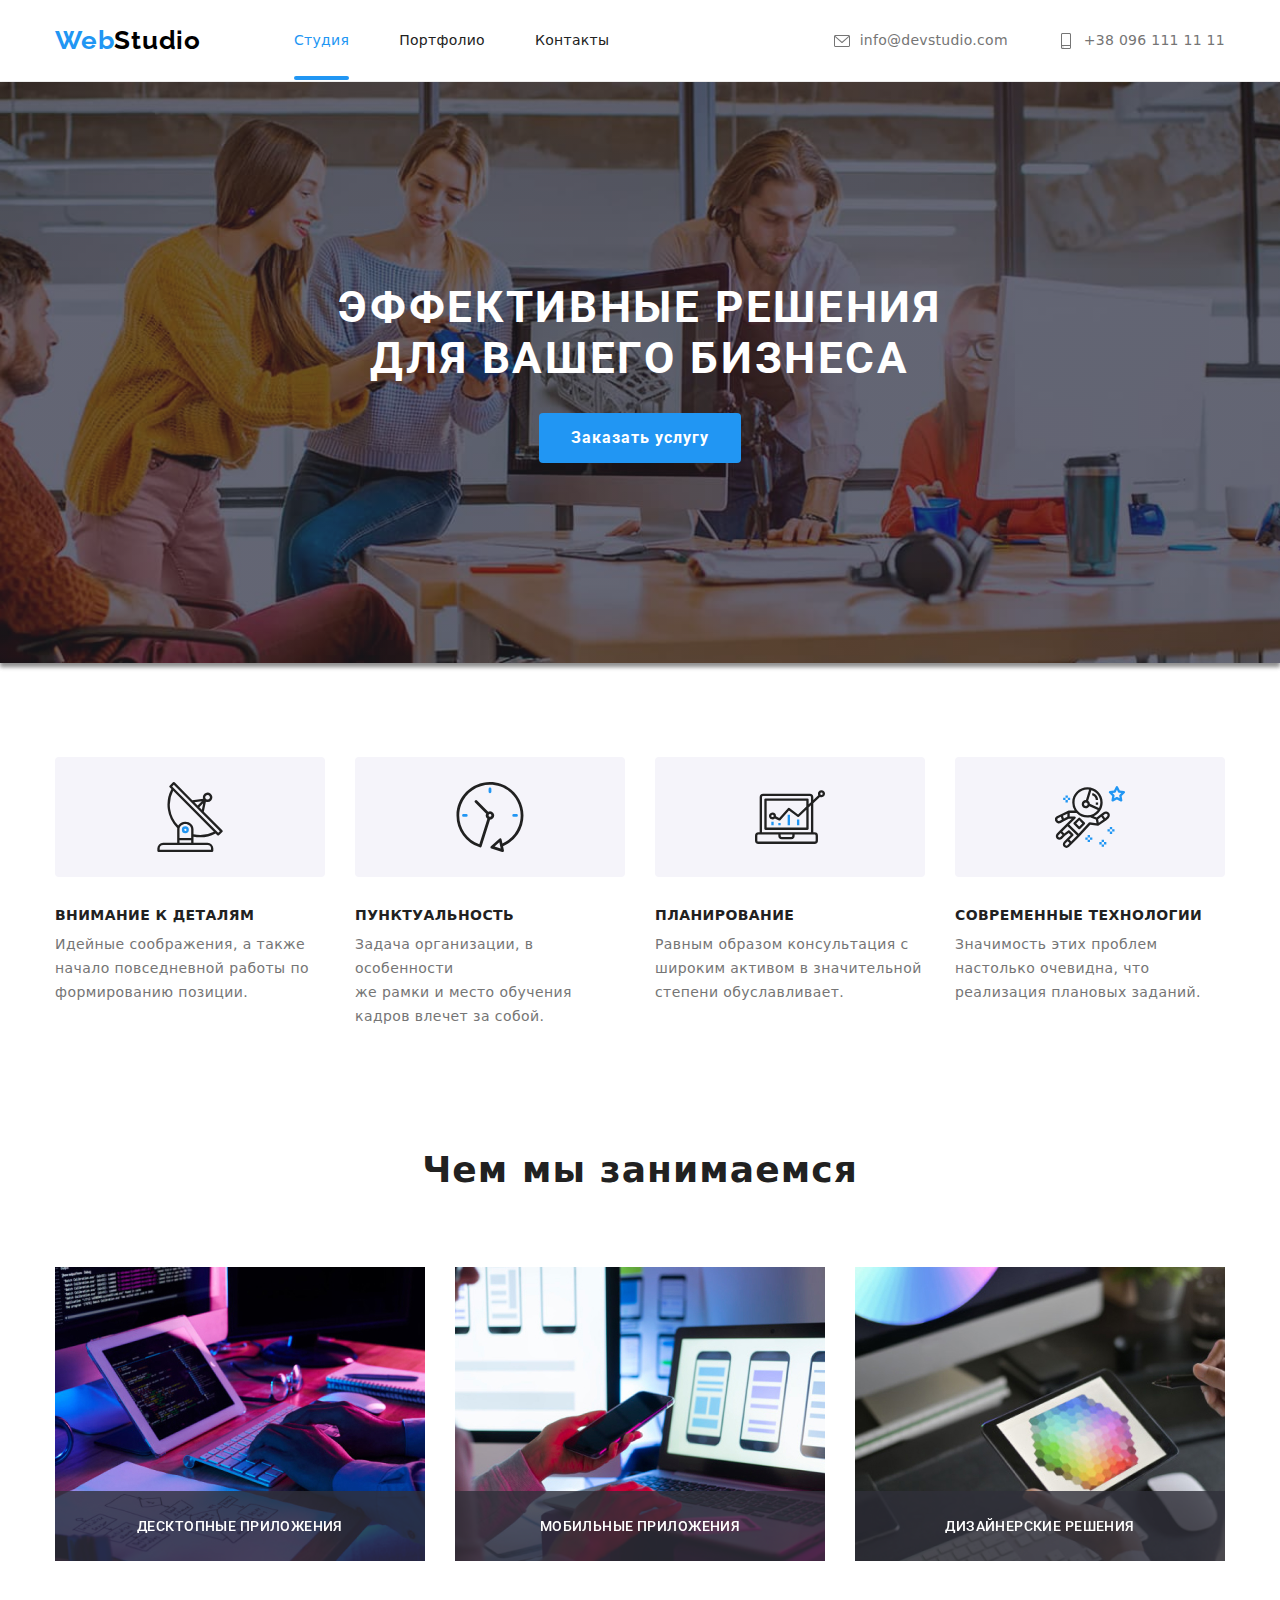
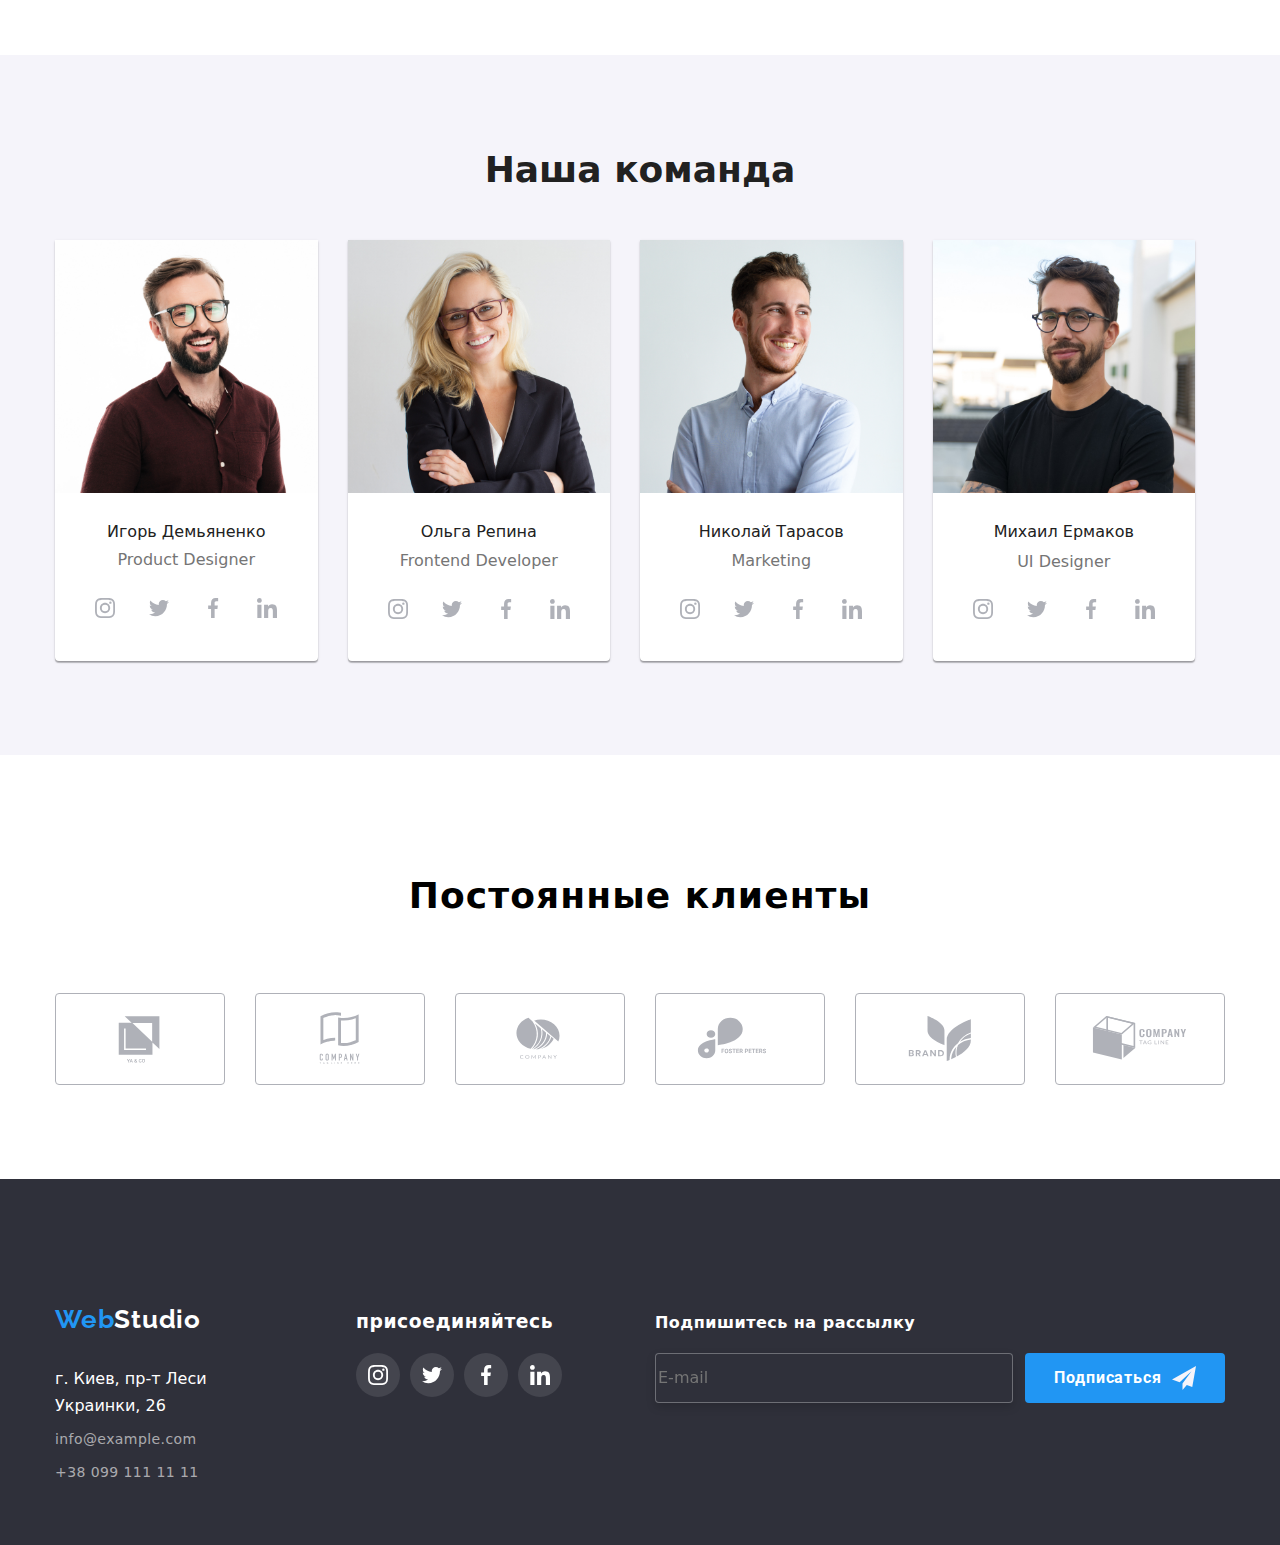
<file: index.html>
<!DOCTYPE html>
<html lang="ru">
  <head>
    <meta charset="UTF-8" />
    <meta http-equiv="X-UA-Compatible" content="IE=edge" />
    <meta name="viewport" content="width=device-width, initial-scale=1.0" />
    <title>Document</title>
    <!--Стили-->
    <link rel="stylesheet" href="./css/style.css" />
    <!--Основные шрифты-->
    <link rel="preconnect" href="https://fonts.googleapis.com" />
    <link rel="preconnect" href="https://fonts.gstatic.com" crossorigin />
    <link
      href="https://fonts.googleapis.com/css2?family=Raleway:wght@700&family=Roboto:wght@400;500;700;900&display=swap"
      rel="stylesheet"
    />
    <link
      rel="stylesheet"
      href="https://cdnjs.cloudflare.com/ajax/libs/modern-normalize/1.1.0/modern-normalize.min.css"
    />
  </head>
  <body>
    <!-- Секция хедер -->
    <header class="header">
      <div class="container header-nav-list">
        <nav class="header-container">
          <a class="header-logo" href="./index.html"
            >Web<span class="logo-studio">Studio</span></a
          >

          <ul class="header-list list">
            <li class="nav-item">
              <a href="./index.html" class="header-item-studio current neon"
                >Студия</a
              >
            </li>
            <li class="nav-item">
              <a
                href="./portfolio.html"
                class="header-item-portfolio"
                target="_blank"
                >Портфолио</a
              >
            </li>
            <li class="nav-item">
              <a href="" class="header-item-contacts">Контакты</a>
            </li>
          </ul>
        </nav>
        <ul class="header-nav list">
          <li class="mail-contacts link">
            <a class="header-mail" href="mailto:info@devstudio.com">
              <svg class="icon-mail" width="16px" height="12px">
                <use href="./images/icons.svg/symbol-defs.svg#mail"></use>
              </svg>
              info@devstudio.com
            </a>
          </li>
          <li class="mail-contacts link">
            <a class="header-phone" href="tel:+380961111111">
              <svg class="icon-phone" width="10px" height="16px">
                <use href="./images/icons.svg/symbol-defs.svg#telefone"></use>
              </svg>
              +38 096 111 11 11</a
            >
          </li>
        </ul>
      </div>
    </header>
    <!-- Уникальный контент -->
    <main class="main">
      <section class="unique-content">
        <div class="container">
          <h1 class="main-logo">
            Эффективные решения<br />
            для вашего бизнеса
          </h1>
          <button class="main-button" type="button" data-modal-open>
            Заказать услугу
          </button>
          <!--  МОДАЛКА    -->
          <div class="backdrop is-hidden" data-modal>
            <div class="modal">
              <button class="close-btn" data-modal-close>
                <svg class="close">
                  <use
                    href="./images/icons.svg/symbol-defs.svg#icon-close"
                  ></use>
                </svg>
              </button>
              <h2 class="modal-title">
                Оставьте свои данные, мы вам перезвоним
              </h2>
              <form class="form-js">
                <div class="modal-js">
                  <label for="name">Имя</label>
                  <input class="box-input" type="text" name="name" id="name" />
                  <svg class="modal-icon">
                    <use href="./images/icons.svg/modal.svg#black-man"></use>
                  </svg>
                </div>
                <div class="modal-js">
                  <label for="phone">Телефон</label>
                  <input class="box-input" type="text" name="name" id="phone" />
                  <svg class="modal-icon">
                    <use href="./images/icons.svg/modal.svg#black-phone"></use>
                  </svg>
                </div>
                <div class="modal-js">
                  <label for="email">Почта</label>
                  <input class="box-input" type="text" name="name" id="email" />
                  <svg class="modal-icon">
                    <use href="./images/icons.svg/modal.svg#black-email"></use>
                  </svg>
                </div>
                <div class="modal-js">
                  <label for="box-input-coment">Коментарий</label>
                  <textarea
                    class="box-input-coment"
                    name="coment"
                    id="box-input-coment"
                    placeholder="Введите текст"
                  ></textarea>
                </div>
                <div class="modal-js">
                  <label class="checkbox__label">
                    <input class="checkbox visualitty-hidden" type="checkbox" />
                    <span class="custom-checkbox">
                      <svg class="custom-checkbox-icon">
                        <use
                          href="./images/icons.svg/modal.svg#checkmark"
                        ></use>
                      </svg>
                    </span>
                    <span class="text-modal"
                      >Соглашаюсь с рассылкой и принимаю</span
                    >
                    <a class="modal-link" href=""> Условия договора </a>
                  </label>
                </div>
              </form>
              <form action="./index.html">
                <button class="send" type="submit">Отправить</button>
              </form>
            </div>
          </div>
          <!--========================-->
        </div>
      </section>

      <section class="hero">
        <div class="container">
          <ul class="hero-list list">
            <li class="hero-item">
              <div class="hero-item-logo">
                <svg class="item-logo-svg">
                  <use href="./images/icons.svg/symbol-defs.svg#antenna"></use>
                </svg>
              </div>
              <h3 class="hero-title">Внимание к деталям</h3>
              <p class="upper-title">
                Идейные соображения, а также <br />
                начало повседневной работы по формированию позиции.
              </p>
            </li>

            <li class="hero-item clock">
              <div class="hero-item-logo">
                <svg class="item-logo-svg">
                  <use href="./images/icons.svg/symbol-defs.svg#clock-1"></use>
                </svg>
              </div>
              <h3 class="hero-title">Пунктуальность</h3>
              <p class="upper-title">
                Задача организации, в особенности<br />
                же рамки и место обучения кадров влечет за собой.
              </p>
            </li>

            <li class="hero-item noute">
              <div class="hero-item-logo">
                <svg class="item-logo-svg">
                  <use href="./images/icons.svg/symbol-defs.svg#noute"></use>
                </svg>
              </div>
              <h3 class="hero-title">Планирование</h3>
              <p class="upper-title">
                Равным образом консультация с широким активом в значительной
                степени обуславливает.
              </p>
            </li>

            <li class="hero-item cosmo">
              <div class="hero-item-logo">
                <svg class="item-logo-svg">
                  <use href="./images/icons.svg/symbol-defs.svg#cosmo"></use>
                </svg>
              </div>
              <h3 class="hero-title">Современные технологии</h3>
              <p class="upper-title">
                Значимость этих проблем настолько очевидна, что реализация
                плановых заданий.
              </p>
            </li>
          </ul>
        </div>
      </section>
      <section class="study">
        <div class="container">
          <h2 class="study-title" lang="ru">Чем мы занимаемся</h2>
          <ul class="study-list list">
            <li class="picture-item">
              <img
                class="study-item-image"
                src="./images/image-1.jpg"
                alt="image1"
                width="370"
                height="294"
              />
              <div class="box-1">
                <h3 class="tittle-work">Десктопные приложения</h3>
              </div>
            </li>
            <li class="picture-item">
              <img
                class="study-item-image"
                src="./images/image-2.jpg"
                alt="image2"
                width="370"
                height="294"
              />
              <div class="box-1">
                <h3 class="tittle-work">Мобильные приложения</h3>
              </div>
            </li>
            <li class="picture-item">
              <img
                class="study-item-image"
                src="./images/image-3.jpg"
                alt="image3"
                width="370"
                height="294"
              />
              <div class="box-1">
                <h3 class="tittle-work">Дизайнерские решения</h3>
              </div>
            </li>
          </ul>
        </div>
      </section>

      <!-- Секци наша команда-->
      <section class="about">
        <div class="container">
          <h2 class="about-text" lang="ru">Наша команда</h2>
          <ul class="about-list list">
            <li class="about-item">
              <img
                class="about-imag1 icons"
                src="./images/imges-1.jpg"
                alt="Игорь Демьяненко"
                width="270"
                height="260"
              />

              <div class="about-product">
                <h3 class="about-title-igor" lang="ru">Игорь Демьяненко</h3>
                <p class="about-upper-product">Product Designer</p>
                <ul class="soc-sety">
                  <li class="team-icon">
                    <a class="team-link-icon" href="" aria-label="instagram">
                      <svg class="svg-icon">
                        <use
                          href="./images/icons.svg/symbol-defs.svg#instagram"
                        ></use>
                      </svg>
                    </a>
                  </li>
                  <li class="team-icon">
                    <a class="team-link-icon" href="" aria-label="twitter">
                      <svg class="svg-icon">
                        <use
                          href="./images/icons.svg/symbol-defs.svg#twitter"
                        ></use>
                      </svg>
                    </a>
                  </li>
                  <li class="team-icon">
                    <a class="team-link-icon" href="" aria-label="facebook">
                      <svg class="svg-icon">
                        <use
                          href="./images/icons.svg/symbol-defs.svg#facebook"
                        ></use>
                      </svg>
                    </a>
                  </li>
                  <li class="team-icon">
                    <a class="team-link-icon" href="" aria-label="linkedin">
                      <svg class="svg-icon">
                        <use
                          href="./images/icons.svg/symbol-defs.svg#linkedin"
                        ></use>
                      </svg>
                    </a>
                  </li>
                </ul>
              </div>
            </li>

            <li class="about-item">
              <img
                class="about-imag2"
                src="./images/imges-2.jpg"
                alt="Ольга Репина"
                width="270"
                height="260"
              />
              <div class="about-product">
                <h3 class="about-title-olga" lang="ru">Ольга Репина</h3>
                <p class="about-upper-fronted">Frontend Developer</p>
                <ul class="soc-sety">
                  <li class="team-icon">
                    <a class="team-link-icon" href="" aria-label="instagram">
                      <svg class="svg-icon">
                        <use
                          href="./images/icons.svg/symbol-defs.svg#instagram"
                        ></use>
                      </svg>
                    </a>
                  </li>
                  <li class="team-icon">
                    <a class="team-link-icon" href="" aria-label="twitter">
                      <svg class="svg-icon">
                        <use
                          href="./images/icons.svg/symbol-defs.svg#twitter"
                        ></use>
                      </svg>
                    </a>
                  </li>
                  <li class="team-icon">
                    <a class="team-link-icon" href="" aria-label="facebook">
                      <svg class="svg-icon">
                        <use
                          href="./images/icons.svg/symbol-defs.svg#facebook"
                        ></use>
                      </svg>
                    </a>
                  </li>
                  <li class="team-icon">
                    <a class="team-link-icon" href="" aria-label="linkedin">
                      <svg class="svg-icon">
                        <use
                          href="./images/icons.svg/symbol-defs.svg#linkedin"
                        ></use>
                      </svg>
                    </a>
                  </li>
                </ul>
              </div>
            </li>

            <li class="about-item">
              <img
                class="about-imag3"
                src="./images/imges-3.jpg"
                alt="Николай Тарасов"
                width="270"
                height="260"
              />
              <div class="about-product">
                <h3 class="about-title-nicolay" lang="ru">Николай Тарасов</h3>
                <p class="about-upper-marketing">Marketing</p>
                <ul class="soc-sety">
                  <li class="team-icon">
                    <a class="team-link-icon" href="" aria-label="instagram">
                      <svg class="svg-icon">
                        <use
                          href="./images/icons.svg/symbol-defs.svg#instagram"
                        ></use>
                      </svg>
                    </a>
                  </li>
                  <li class="team-icon">
                    <a class="team-link-icon" href="" aria-label="twitter">
                      <svg class="svg-icon">
                        <use
                          href="./images/icons.svg/symbol-defs.svg#twitter"
                        ></use>
                      </svg>
                    </a>
                  </li>
                  <li class="team-icon">
                    <a class="team-link-icon" href="" aria-label="facebook">
                      <svg class="svg-icon">
                        <use
                          href="./images/icons.svg/symbol-defs.svg#facebook"
                        ></use>
                      </svg>
                    </a>
                  </li>
                  <li class="team-icon">
                    <a class="team-link-icon" href="" aria-label="linkedin">
                      <svg class="svg-icon">
                        <use
                          href="./images/icons.svg/symbol-defs.svg#linkedin"
                        ></use>
                      </svg>
                    </a>
                  </li>
                </ul>
              </div>
            </li>

            <li class="about-item">
              <img
                class="about-imag4"
                src="./images/imges-4.jpg"
                alt="Михаил Ермаков"
                width="270"
                height="260"
              />
              <div class="about-product">
                <h3 class="about-title-mihail" lang="ru">Михаил Ермаков</h3>
                <p class="about-upper">UI Designer</p>
                <ul class="soc-sety">
                  <li class="team-icon">
                    <a class="team-link-icon" href="" aria-label="instagram">
                      <svg class="svg-icon">
                        <use
                          href="./images/icons.svg/symbol-defs.svg#instagram"
                        ></use>
                      </svg>
                    </a>
                  </li>
                  <li class="team-icon">
                    <a class="team-link-icon" href="" aria-label="twitter">
                      <svg class="svg-icon">
                        <use
                          href="./images/icons.svg/symbol-defs.svg#twitter"
                        ></use>
                      </svg>
                    </a>
                  </li>
                  <li class="team-icon">
                    <a class="team-link-icon" href="" aria-label="facebook">
                      <svg class="svg-icon">
                        <use
                          href="./images/icons.svg/symbol-defs.svg#facebook"
                        ></use>
                      </svg>
                    </a>
                  </li>
                  <li class="team-icon">
                    <a class="team-link-icon" href="" aria-label="linkedin">
                      <svg class="svg-icon">
                        <use
                          href="./images/icons.svg/symbol-defs.svg#linkedin"
                        ></use>
                      </svg>
                    </a>
                  </li>
                </ul>
              </div>
            </li>
          </ul>
        </div>
      </section>
    </main>
    <!-- Секция наши клиенты -->
    <section class="clients">
      <div class="container">
        <h2 class="most-client">Постоянные клиенты</h2>
        <ul class="all-client">
          <li class="client">
            <a class="client-link" href="" aria-label="client-1">
              <svg class="client-icon">
                <use href="./images/icons.svg/symbol-defs.svg#client-1"></use>
              </svg>
            </a>
          </li>
          <li class="client">
            <a class="client-link" href="" aria-label="client-2">
              <svg class="client-icon">
                <use href="./images/icons.svg/symbol-defs.svg#client-2"></use>
              </svg>
            </a>
          </li>
          <li class="client">
            <a class="client-link" href="" aria-label="client-3">
              <svg class="client-icon">
                <use href="./images/icons.svg/symbol-defs.svg#client-3"></use>
              </svg>
            </a>
          </li>
          <li class="client">
            <a class="client-link" href="" aria-label="client-4">
              <svg class="client-icon">
                <use href="./images/icons.svg/symbol-defs.svg#client-4"></use>
              </svg>
            </a>
          </li>
          <li class="client">
            <a class="client-link" href="" aria-label="client-5">
              <svg class="client-icon">
                <use href="./images/icons.svg/symbol-defs.svg#client-5"></use>
              </svg>
            </a>
          </li>
          <li class="client">
            <a class="client-link" href="" aria-label="client-6">
              <svg class="client-icon">
                <use href="./images/icons.svg/symbol-defs.svg#client-6"></use>
              </svg>
            </a>
          </li>
        </ul>
      </div>
    </section>
    <!-- Секция контакты -->

    <footer class="footer-container">
      <div class="container adress-footer">
        <div class="conteyner-footer">
          <a class="footer-logo" href="./index.html"
            >Web<span class="logo-studio-footer">Studio</span></a
          >
          <address class="address">г. Киев, пр-т Леси Украинки, 26</address>
          <ul class="footer-list list">
            <li class="footer-adress">
              <a class="footer-item" href="mailto:info@example.com"
                >info@example.com</a
              >
            </li>
            <li class="footer-list list">
              <a class="footer-item" href="tel:+380991111111"
                >+38 099 111 11 11</a
              >
            </li>
          </ul>
        </div>
        <div class="sety-come">
          <h3 class="commen">присоединяйтесь</h3>
          <ul class="sety">
            <li class="sety-social">
              <a class="social-all" href="" aria-label="instogram">
                <svg class="svg-icon-come">
                  <use
                    href="./images/icons.svg/symbol-defs.svg#instagram-logo"
                  ></use>
                </svg>
              </a>
            </li>
            <li class="sety-social">
              <a class="social-all" href="" aria-label="twitter">
                <svg class="svg-icon-come">
                  <use
                    href="./images/icons.svg/symbol-defs.svg#twitter-logo"
                  ></use>
                </svg>
              </a>
            </li>
            <li class="sety-social">
              <a class="social-all" href="" aria-label="facebook">
                <svg class="svg-icon-come">
                  <use
                    href="./images/icons.svg/symbol-defs.svg#facebook-logo"
                  ></use>
                </svg>
              </a>
            </li>
            <li class="sety-social">
              <a class="social-all" href="" aria-label="IN">
                <svg class="svg-icon-come">
                  <use
                    href="./images/icons.svg/symbol-defs.svg#linkedin-logo"
                  ></use>
                </svg>
              </a>
            </li>
          </ul>
        </div>
        <form class="form-masenger">
          <label class="masenger" for="label-masenger"
            >Подпишитесь на рассылку
            <input
              class="label-masenger"
              id="label-masenger"
              placeholder="E-mail"
              type="text"
            />
          </label>
          <button class="masenger-send">
            <span class="masenger-send-go">Подписаться</span>
            <svg class="send-icon">
              <use href="./images/icons.svg/modal.svg#icon-send-1"></use>
            </svg>
          </button>
        </form>
      </div>
    </footer>
    <script src="./JS/modal.js"></script>
  </body>
</html>
</file>
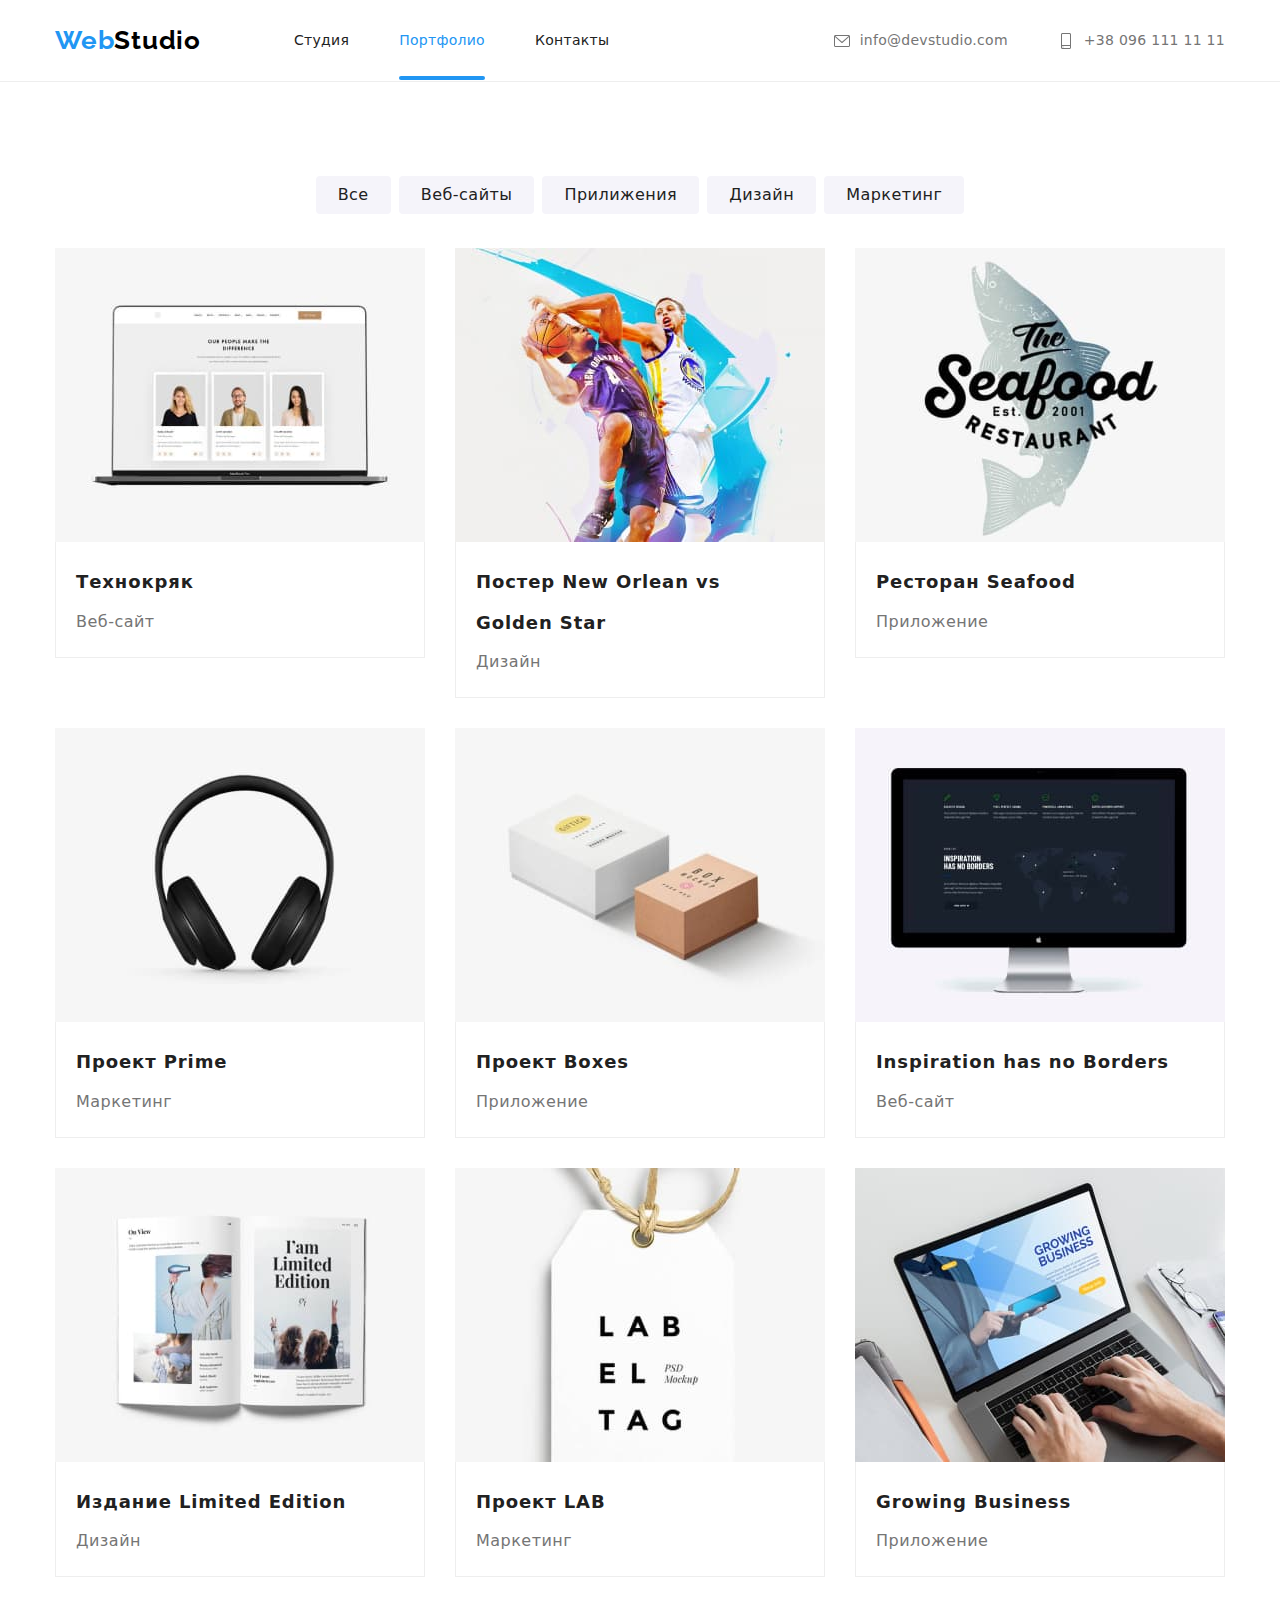
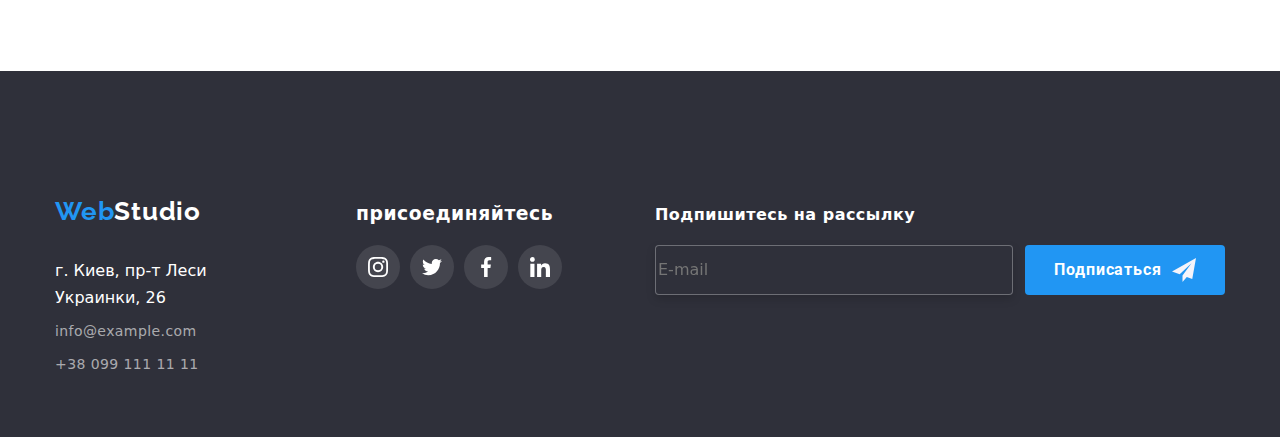
<file: portfolio.html>
<!DOCTYPE html>
<html lang="en">
  <head>
    <meta charset="UTF-8" />
    <meta http-equiv="X-UA-Compatible" content="IE=edge" />
    <meta name="viewport" content="width=device-width, initial-scale=1.0" />
    <title>Document</title>
    <link rel="stylesheet" href="./css/style.css" />
    <link
      href="https://fonts.googleapis.com/css2?family=Raleway:wght@700&family=Roboto:wght@400;500;700;900&display=swap"
      rel="stylesheet"
    />
    <link
      rel="stylesheet"
      href="https://cdnjs.cloudflare.com/ajax/libs/modern-normalize/1.1.0/modern-normalize.min.css"
    />
  </head>
  <body>
    <!--секция хедер-->
    <header class="header">
      <div class="container header-nav-list">
        <nav class="header-container">
          <a class="header-logo" href="./index.html"
            >Web<span class="logo-studio">Studio</span></a
          >

          <ul class="header-list list">
            <li class="nav-item">
              <a href="./index.html" class="header-item-studio">Студия</a>
            </li>
            <li class="nav-item">
              <a
                href="./portfolio.html"
                class="header-item-portfolio current neon"
                target="_blank"
                >Портфолио</a
              >
            </li>
            <li class="nav-item">
              <a href="" class="header-item-contacts">Контакты</a>
            </li>
          </ul>
        </nav>
        <ul class="header-nav list">
          <li class="mail-contacts link">
            <a class="header-mail" href="mailto:info@devstudio.com">
              <svg class="icon-mail" width="16px" height="12px">
                <use href="./images/icons.svg/symbol-defs.svg#mail"></use>
              </svg>
              info@devstudio.com
            </a>
          </li>
          <li class="mail-contacts link">
            <a class="header-phone" href="tel:+380961111111">
              <svg class="icon-phone" width="10px" height="16px">
                <use href="./images/icons.svg/symbol-defs.svg#telefone"></use>
              </svg>
              +38 096 111 11 11</a
            >
          </li>
        </ul>
      </div>
    </header>
    <!--Секция -->
    <main>
      <section class="portfolio-container">
        <div class="container">
          <ul class="content-main">
            <li class="list-btn list">
              <button class="portfolio-btn" type="button">Все</button>
            </li>
            <li class="list-btn list">
              <button class="portfolio-btn" type="button">Веб-сайты</button>
            </li>
            <li class="list-btn list">
              <button class="portfolio-btn" type="button">Прилижения</button>
            </li>
            <li class="list-btn list">
              <button class="portfolio-btn" type="button">Дизайн</button>
            </li>
            <li class="list-btn list">
              <button class="portfolio-btn" type="button">Маркетинг</button>
            </li>
          </ul>

          <!--Уникальный контент-->

          <ul class="uniqum-content-block">
            <li class="main-content list">
              <a class="link-content" href="">
                <div class="product">
                  <img class="image" src="./images/image_1.jpg" alt="image_1" />
                  <div class="product-overlay">
                    <p class="content-text">
                      Ресурс предлагает комплексные<br />
                      предложения с разным уровнем функционала и сервисов. Все
                      это<br />
                      позволит посетителю получить<br />исчерпывающие
                      сведения<br />о компании или частном лице.
                    </p>
                  </div>
                </div>
                <div class="paragraf-web">
                  <h2 class="paragraph">Технокряк</h2>
                  <p class="title">Веб-сайт</p>
                </div>
              </a>
            </li>
            <li class="main-content list">
              <a class="link-content" href="">
                <div class="product">
                  <img class="image" src="./images/image_2.jpg" alt="image_1" />
                  <div class="product-overlay">
                    <div class="product-actions">
                      <p class="content-text">
                        Ресурс предлагает комплексные<br />
                        предложения с разным уровнем функционала и сервисов. Все
                        это<br />
                        позволит посетителю получить<br />исчерпывающие
                        сведения<br />о компании или частном лице.
                      </p>
                    </div>
                  </div>
                </div>
                <div class="paragraf-web">
                  <h2 class="paragraph">Постер New Orlean vs Golden Star</h2>
                  <p class="title">Дизайн</p>
                </div>
              </a>
            </li>
            <li class="main-content list">
              <a class="link-content" href="">
                <div class="product">
                  <img class="image" src="./images/image_3.jpg" alt="image_1" />
                  <div class="product-overlay">
                    <div class="product-actions">
                      <p class="content-text">
                        Ресурс предлагает комплексные<br />
                        предложения с разным уровнем функционала и сервисов. Все
                        это<br />
                        позволит посетителю получить<br />исчерпывающие
                        сведения<br />о компании или частном лице.
                      </p>
                    </div>
                  </div>
                </div>
                <div class="paragraf-web">
                  <h2 class="paragraph">Ресторан Seafood</h2>
                  <p class="title">Приложение</p>
                </div>
              </a>
            </li>
            <li class="main-content list">
              <a class="link-content" href="">
                <div class="product">
                  <img class="image" src="./images/image_4.jpg" alt="image_1" />
                  <div class="product-overlay">
                    <div class="product-actions">
                      <p class="content-text">
                        Ресурс предлагает комплексные<br />
                        предложения с разным уровнем функционала и сервисов. Все
                        это<br />
                        позволит посетителю получить<br />исчерпывающие
                        сведения<br />о компании или частном лице.
                      </p>
                    </div>
                  </div>
                </div>
                <div class="paragraf-web">
                  <h2 class="paragraph">Проект Prime</h2>
                  <p class="title">Маркетинг</p>
                </div>
              </a>
            </li>
            <li class="main-content list">
              <a class="link-content" href="">
                <div class="product">
                  <img class="image" src="./images/image_5.jpg" alt="image_1" />
                  <div class="product-overlay">
                    <div class="product-actions">
                      <p class="content-text">
                        Ресурс предлагает комплексные<br />
                        предложения с разным уровнем функционала и сервисов. Все
                        это<br />
                        позволит посетителю получить<br />исчерпывающие
                        сведения<br />о компании или частном лице.
                      </p>
                    </div>
                  </div>
                </div>
                <div class="paragraf-web">
                  <h2 class="paragraph">Проект Boxes</h2>
                  <p class="title">Приложение</p>
                </div>
              </a>
            </li>
            <li class="main-content list">
              <a class="link-content" href="">
                <div class="product">
                  <img class="image" src="./images/image_6.jpg" alt="image_1" />
                  <div class="product-overlay">
                    <div class="product-actions">
                      <p class="content-text">
                        Ресурс предлагает комплексные<br />
                        предложения с разным уровнем функционала и сервисов. Все
                        это<br />
                        позволит посетителю получить<br />исчерпывающие
                        сведения<br />о компании или частном лице.
                      </p>
                    </div>
                  </div>
                </div>
                <div class="paragraf-web">
                  <h2 class="paragraph">Inspiration has no Borders</h2>
                  <p class="title">Веб-сайт</p>
                </div>
              </a>
            </li>
            <li class="main-content list">
              <a class="link-content" href="">
                <div class="product">
                  <img class="image" src="./images/image_7.jpg" alt="image_1" />
                  <div class="product-overlay">
                    <div class="product-actions">
                      <p class="content-text">
                        Ресурс предлагает комплексные<br />
                        предложения с разным уровнем функционала и сервисов. Все
                        это<br />
                        позволит посетителю получить<br />исчерпывающие
                        сведения<br />о компании или частном лице.
                      </p>
                    </div>
                  </div>
                </div>
                <div class="paragraf-web">
                  <h2 class="paragraph">Издание Limited Edition</h2>
                  <p class="title">Дизайн</p>
                </div>
              </a>
            </li>
            <li class="main-content list">
              <a class="link-content" href="">
                <div class="product">
                  <img class="image" src="./images/image_8.jpg" alt="image_1" />
                  <div class="product-overlay">
                    <div class="product-actions">
                      <p class="content-text">
                        Ресурс предлагает комплексные<br />
                        предложения с разным уровнем функционала и сервисов. Все
                        это<br />
                        позволит посетителю получить<br />исчерпывающие
                        сведения<br />о компании или частном лице.
                      </p>
                    </div>
                  </div>
                </div>
                <div class="paragraf-web">
                  <h2 class="paragraph">Проект LAB</h2>
                  <p class="title">Маркетинг</p>
                </div>
              </a>
            </li>
            <li class="main-content list">
              <a class="link-content" href="">
                <div class="product">
                  <img class="image" src="./images/image_9.jpg" alt="image_1" />
                  <div class="product-overlay">
                    <div class="product-actions">
                      <p class="content-text">
                        Ресурс предлагает комплексные<br />
                        предложения с разным уровнем функционала и сервисов. Все
                        это<br />
                        позволит посетителю получить<br />исчерпывающие
                        сведения<br />о компании или частном лице.
                      </p>
                    </div>
                  </div>
                </div>
                <div class="paragraf-web">
                  <h2 class="paragraph">Growing Business</h2>
                  <p class="title">Приложение</p>
                </div>
              </a>
            </li>
          </ul>
        </div>
      </section>
    </main>
    <!-- Секция контакты -->

    <footer class="footer-container">
      <div class="container adress-footer">
        <div class="conteyner-footer">
          <a class="footer-logo" href="./index.html"
            >Web<span class="logo-studio-footer">Studio</span></a
          >
          <address class="address">г. Киев, пр-т Леси Украинки, 26</address>
          <ul class="footer-list list">
            <li class="footer-adress">
              <a class="footer-item" href="mailto:info@example.com"
                >info@example.com</a
              >
            </li>
            <li class="footer-list list">
              <a class="footer-item" href="tel:+380991111111"
                >+38 099 111 11 11</a
              >
            </li>
          </ul>
        </div>
        <div class="sety-come">
          <h3 class="commen">присоединяйтесь</h3>
          <ul class="sety">
            <li class="sety-social">
              <a class="social-all" href="" aria-label="instogram">
                <svg class="svg-icon-come">
                  <use
                    href="./images/icons.svg/symbol-defs.svg#instagram-logo"
                  ></use>
                </svg>
              </a>
            </li>
            <li class="sety-social">
              <a class="social-all" href="" aria-label="twitter">
                <svg class="svg-icon-come">
                  <use
                    href="./images/icons.svg/symbol-defs.svg#twitter-logo"
                  ></use>
                </svg>
              </a>
            </li>
            <li class="sety-social">
              <a class="social-all" href="" aria-label="facebook">
                <svg class="svg-icon-come">
                  <use
                    href="./images/icons.svg/symbol-defs.svg#facebook-logo"
                  ></use>
                </svg>
              </a>
            </li>
            <li class="sety-social">
              <a class="social-all" href="" aria-label="IN">
                <svg class="svg-icon-come">
                  <use
                    href="./images/icons.svg/symbol-defs.svg#linkedin-logo"
                  ></use>
                </svg>
              </a>
            </li>
          </ul>
        </div>
        <form class="form-masenger">
          <label class="masenger" for="label-masenger"
            >Подпишитесь на рассылку
            <input
              class="label-masenger"
              id="label-masenger"
              placeholder="E-mail"
              type="text"
            />
          </label>
          <button class="masenger-send">
            <span class="masenger-send-go">Подписаться</span>
            <svg class="send-icon">
              <use href="./images/icons.svg/modal.svg#icon-send-1"></use>
            </svg>
          </button>
        </form>
      </div>
    </footer>
    <script src="./JS/modal.js"></script>
  </body>
</html>
</file>
<file: css/style.css>
/*font-family: 'Raleway', sans-serif;
font-family: 'Roboto', sans-serif;
*/
html {
  box-sizing: border-box;
}
*,
*::before,
*::after {
  box-sizing: inherit;
}
body {
  font-family: Roboto, sans-serif;
}
:root {
  --main-font: Roboto;
  --accent-color: var(--#2196F3);
  --transition-timing: 250ms;
  --transition-function: cubic-bezier(0.4, 0, 0.2, 1);
}
.list {
  list-style: none;
}
.link {
  text-decoration: none;
}
a {
  text-decoration: none;
}
button {
  cursor: pointer;
}
ul {
  padding: 0;
  margin: 0px;
}
h1,
h2,
h3,
h4,
h5,
h6,
p {
  margin-top: 0;
  margin-bottom: 0;
}
.header {
  border-bottom: 1px solid #eeeeee;
  padding-bottom: 25px;
  padding-top: 25px;
}
.container {
  width: 1200px;
  padding-left: 15px;
  padding-right: 15px;
  margin-right: auto;
  margin-left: auto;
}
.header-container {
  display: flex;
  align-items: center;
}
.header-nav-list {
  display: flex;
  align-items: center;
}
/* WebStudio */

.header-logo {
  font-family: Raleway;
  font-style: normal;
  font-weight: bold;
  font-size: 26px;
  line-height: 1.2;
  margin-right: 93px;
  letter-spacing: 0.03em;

  color: #2196f3;
}
/* WebStudio */
.logo-studio {
  font-family: Raleway;
  font-style: normal;
  font-weight: bold;
  font-size: 26px;
  line-height: 1.2;
  letter-spacing: 0.03em;

  color: #000000;
}
/* Студия */

.header-list {
  display: flex;
  margin: 0px;
}

.header-item-studio {
  font-weight: 500;
  padding-top: 32px;
  padding-bottom: 32px;
  font-size: 14px;
  letter-spacing: 0.02em;
  line-height: 1.14;
  color: #212121;
  position: relative;
  transition: color var(--transition-timing) var(--transition-function);
}
.neon::after {
  content: "";
  position: absolute;
  background-color: #2196f3;
  border-radius: 2px;
  left: 0;
  bottom: 0;
  display: block;
  width: 100%;
  height: 4px;
}
.header-list .nav-item .current {
  color: #2196f3;
}
/* Студия */
.header-item-studio:hover,
.header-item-studio:focus {
  font-weight: 500;
  line-height: 1.14;
  letter-spacing: 0.02em;
  color: #2196f3;
}

/* Портфолио */
.header-item-portfolio {
  font-weight: 500;
  padding-top: 32px;
  padding-bottom: 32px;
  letter-spacing: 0.02em;
  position: relative;
  color: #212121;
  font-size: 14px;
  line-height: 1;
  letter-spacing: 0.02em;
  transition: color var(--transition-timing) var(--transition-function);
}

/* Портфолио */
.header-item-portfolio:hover,
.header-item-portfolio:focus {
  font-weight: 500;

  letter-spacing: 0.02em;
  color: #2196f3;
}
/* Контакты */
.nav-item:not(:last-child) {
  margin-right: 50px;
}
.header-item-contacts {
  font-weight: 500;
  padding-top: 32px;
  padding-bottom: 32px;
  font-size: 14px;
  line-height: 1;
  letter-spacing: 0.02em;
  transition: color var(--transition-timing) var(--transition-function);
  color: #212121;
}

/* Контакты */
.header-item-contacts:hover,
.header-item-contacts:focus {
  font-weight: 500;
  line-height: 1.14;
  letter-spacing: 0.02em;

  color: #2196f3;
}
.mail-contacts:hover {
  color: #2196f3;
}
.header-nav {
  display: flex;
  margin-top: 0px;
  margin-bottom: 0px;
  margin-left: auto;
}
/* info@devstudio.com */
.mail-contacts:not(:last-child) {
  margin-right: 50px;
}

.header-mail {
  display: flex;
  align-items: center;
  font-weight: 500;
  letter-spacing: 0.02em;
  font-size: 14px;
  line-height: 1.14;
  color: #757575;
  transition: color var(--transition-timing) var(--transition-function);
}
.icon-mail {
  fill: #757575;
  margin-right: 10px;
  height: 16px;
}
.header-mail:hover .icon-mail,
.header-mail:focus .icon-mail,
.header-phone:hover .icon-phone,
.header-phone:focus .icon-phone {
  fill: #2196f3;
}

/* info@devstudio.com */
.header-mail:hover,
.header-mail:focus,
.header-phone:hover,
.header-phone:focus {
  color: #2196f3;
}
/* +38 096 111 11 11 */

.header-phone {
  display: block;
  display: flex;
  align-items: center;
  font-weight: 500;
  font-size: 14px;
  line-height: 1.14;
  letter-spacing: 0.02em;
  color: #757575;
  align-items: center;
  transition: color var(--transition-timing) var(--transition-function);
}
/* +38 096 111 11 11 */

.icon-phone {
  fill: #757575;
  margin-right: 10px;
  width: 16px;
}

/* Bg */
.hero {
  padding-top: 94px;
  padding-bottom: 94px;
}
.hero-list {
  display: flex;
}
.hero-item {
  width: 270px;
}

.hero-item:not(:last-child) {
  margin-right: 30px;
}

.unique-content {
  margin: 0 auto;
  padding-top: 200px;
  padding-bottom: 200px;
  text-align: center;
  max-width: 1600px;
  background-color: #2f303a;
  background-image: linear-gradient(
      to right,
      rgba(47, 48, 58, 0.4),
      rgba(47, 48, 58, 0.4)
    ),
    url(../images/foto.jpg);
  background-repeat: no-repeat;
  background-position: center;
  background-size: cover;
  box-shadow: 0px 4px 4px rgba(0, 0, 0, 0.25), 0px 4px 4px rgba(0, 0, 0, 0.25);
}
/* Эффективные решения для вашегоt бизнеса */
.main-logo {
  font-family: Roboto;
  text-align: center;
  letter-spacing: 0.06em;
  text-transform: uppercase;
  font-size: 44px;
  color: #ffffff;
}

/* bg кнопка */
.btn {
  display: flexbox;
  margin: 30px 700px 200px 700px;
}
.main-button {
  margin-top: 30px;
  padding: 10px 32px;
  min-width: 13px;
  color: #ffffff;
  background-color: #2196f3;
  font-size: 16px;
  font-weight: bold;
  cursor: pointer;
  line-height: 1.87;
  align-items: center;
  letter-spacing: 0.06em;
  border-radius: 4px;
  border: 0;
  font-family: Roboto;
}
.main-button:hover,
.main-button:focus {
  font-family: Roboto;
  line-height: 1.87;
  align-items: center;
  letter-spacing: 0.06em;
  border-radius: 4px;
  border: 0;
}

/* Модальное окно*/
backdrop {
  position: fixed;
  top: 0;
  left: 0;
  width: 100%;
  height: 100%;
  background-color: rgba(0, 0, 0, 0.2);
  transition: opacity 250ms cubic-bezier(0.4, 0, 0.2, 1),
    transform 250ms cubic-bezier(0.4, 0, 0.2, 1);
}
.backdrop.is-hidden {
  position: fixed;
  top: 0;
  left: 0;
  width: 100%;
  height: 100%;
  background-color: rgba(0, 0, 0, 0.2);
  opacity: 0;
  transition: opacity 250ms cubic-bezier(0.4, 0, 0.2, 1),
    transform 250ms cubic-bezier(0.4, 0, 0.2, 1);
  pointer-events: none;
}
.modal {
  padding: 40px;
  position: absolute;
  top: 50%;
  left: 50%;
  transform: translate(-50%, -50%);
  min-width: 528px;
  min-height: 581px;
  background-color: #ffffff;
  box-shadow: 0px 1px 3px rgb(0 0 0 / 12%), 0px 1px 1px rgb(0 0 0 / 14%),
    0px 2px 1px rgb(0 0 0 / 20%);
  border-radius: 4px;
}
.close {
  width: 11px;
  height: 11px;
}
.close-btn {
  position: absolute;
  right: 8px;
  top: 8px;
  width: 30px;
  height: 30px;
  border-radius: 50%;
  border: 1px solid rgba(0, 0, 0, 0.1);
  box-sizing: border-box;
  background-color: #ffffff;
  cursor: pointer;
  transition: fill var(--transition-timing) var(--transition-function);
}
.close-btn:hover,
.close-btn:focus {
  fill: #2196f3;
}
.form-js {
  margin-top: 12px;
}
.modal-title {
  font-family: Roboto;
  font-weight: 700;
  font-size: 20px;
  letter-spacing: 0.03em;
  line-height: 1.44;
}
.modal-js {
  display: flex;
  position: relative;
  flex-direction: column;
  margin-bottom: 10px;
  transition: 250ms cubic-bezier(0.4, 0, 0.2, 1);
}
.modal-js label {
  margin-bottom: 4px;
  letter-spacing: 0.01em;
  line-height: 0.88;
  color: #757575;
  margin-left: 0px;
  text-align: left;
}
.modal-js input[type="checkbox"] {
  width: 40px;
}
.modal-link {
  line-height: 1.16;
  letter-spacing: 0.03em;
  color: #2196f3;
  margin-left: 5px;
  text-decoration: underline;
  text-underline-position: under;
}

.box-input {
  height: 40px;
  border: 1px solid rgba(33, 33, 33, 0.2);
  border-radius: 4px;
  transition: border-color var(--transition-timing) var(--transition-function);
  padding-left: 42px;
  outline: transparent;
}

.box-input-coment {
  height: 120px;
  border: 1px solid rgba(33, 33, 33, 0.2);
  border-radius: 4px;
  padding-top: 12px;
  padding-bottom: 12px;
  padding-left: 16px;
  padding-right: 16px;
  margin-bottom: 20px;
  transition: border-color var(--transition-timing) var(--transition-function);
  resize: none;
  outline: transparent;
}

.modal-icon {
  position: absolute;
  top: 58%;
  left: 15px;
  display: inline-block;
  width: 13px;
  height: 13px;
  transition: fill var(--transition-timing) var(--transition-function);

  outline: transparent;
}

.box-input:hover,
.box-input:focus {
  border-color: #2196f3;
}

.modal-js:hover input,
.modal-js:focus input {
  border-color: #2196f3;
}
.modal-icon:hover {
  fill: #2196f3;
}

.box-input:hover + .modal-icon,
.box-input:focus + .modal-icon {
  fill: #2196f3;
}
.box-input-coment:hover,
.box-input-coment:focus {
  border-color: #2196f3;
}

/* CHECKBOX */
.checkbox__label {
  display: flex;
  align-items: center;
  justify-content: center;
}

.custom-checkbox-icon {
  width: 10px;
  height: 10px;
  opacity: 0;
  transition: opacity 300ms ease-in;
}

.custom-checkbox {
  width: 16px;
  height: 15px;
  display: flex;
  margin-right: 7px;
  align-items: center;
  justify-content: center;
  outline: 2px solid #212121;
  outline-offset: -2px;
  border-radius: 2px;
  transition: bbackground-color 300ms ease-in;
  fill: #eeeeee;
}

.checkbox:checked + .custom-checkbox .custom-checkbox-icon {
  opacity: 1;
  fill: #eeeeee;
}
.checkbox:checked + .custom-checkbox {
  background-color: #2196f3;
  outline-color: #2196f3;
  box-shadow: 0px 4px 4px rgba(0, 0, 0, 0.25), 0px 4px 4px rgba(0, 0, 0, 0.25);
}
.visualitty-hidden {
  position: absolute;
  white-space: nowrap;
  width: 1px;
  height: 1px;
  overflow: hidden;
  border: 0;
  padding: 0;
  clip: rect(0 0 0 0);
  clip-path: inset(50%);
  margin: -1px;
}
.text-modal {
  font-size: 14px;
}
.send {
  width: 200px;
  height: 50px;
  margin-top: 30px;
  min-width: 13px;
  color: #ffffff;
  background-color: #2196f3;
  font-size: 16px;
  font-weight: bold;
  cursor: pointer;
  line-height: 1.87;
  align-items: center;
  letter-spacing: 0.06em;
  border-radius: 4px;
  border: 0;
  font-family: Roboto;
}

/* Внимание к деталям */
.hero-title {
  font-size: 14px;
  line-height: 1.15;
  letter-spacing: 0.03em;
  text-transform: uppercase;
  margin-bottom: 10px;

  color: #212121;
}
.hero-item-logo {
  height: 120px;
  border-radius: 4px;
  margin-bottom: 30px;
  display: flex;
  justify-content: center;
  align-items: center;
  background-color: #f5f4fa;
}
.item-logo-svg {
  width: 70px;
  height: 70px;
}
/* Идейные соображения, а также начало повседневной работы по формированию позиции. */
.upper-title {
  font-size: 14px;
  line-height: 1.7;
  letter-spacing: 0.03em;

  color: #757575;
}
/* Чем мы занимаемся */
.study {
  padding-bottom: 94px;
}

.study-title {
  margin-bottom: 50px;
  font-size: 36px;
  line-height: 2.62;
  text-align: center;
  letter-spacing: 0.03em;

  color: #212121;
}

.study-list {
  display: flex;
}
.picture-item:not(:last-child) {
  margin-right: 30px;
}
.picture-item {
  position: relative;
}
/* img */
.study-item-image {
  width: 370px;
}
.box-1 {
  position: absolute;
  background: rgba(47, 48, 58, 0.8);
  width: 100%;
  height: 70px;
  display: flex;
  align-items: center;
  justify-content: center;
  left: 0;
  bottom: 0;
}
img {
  display: block;
  max-width: 100%;
  height: auto;
}
.tittle-work {
  color: #ffffff;
  font-family: "Roboto";
  font-style: normal;
  font-weight: 500;
  font-size: 14px;
  line-height: 1;
  text-align: center;
  letter-spacing: 0.03em;
  text-transform: uppercase;
}

/* Section bg */
.about {
  text-align: center;
  padding-bottom: 94px;
  padding-top: 94px;
  padding-bottom: 94px;
  background: #f5f4fa;
}
.about-list {
  display: flex;
}
/* Наша команда */
.about-text {
  color: #212121;
  font-weight: bold;
  font-size: 36px;
  margin-bottom: 50px;
  text-align: center;
}
.about-item {
  text-align: center;
  border-radius: 0px 0px 4px 4px;
  box-shadow: 0px 1px 3px rgb(0 0 0 / 12%), 0px 1px 1px rgb(0 0 0 / 14%),
    0px 2px 1px rgb(0 0 0 / 20%);
  background: #ffffff;
}
.about-item:not(:last-child) {
  margin-right: 30px;
}
.about-imag1 {
  width: 270px;
}

.about-product {
  padding-top: 30px;
  padding-bottom: 30px;
}
/* Соц сети*/
.soc-sety {
  list-style-type: none;
  display: flex;
  padding-left: 0;
  justify-content: center;
  margin-top: 16px;
}

.team-icon:not(:last-child) {
  margin-right: 10px;
}
.team-icon {
  width: 44px;
  height: 44px;
}
.team-link-icon {
  display: flex;
  width: 100%;
  height: 100%;
  justify-content: center;
  align-items: center;
  color: #afb1b8;
  border-radius: 50%;
  transition: color var(--transition-timing) var(--transition-function),
    background-color var(--transition-timing) var(--transition-function);
}

.team-link-icon:hover,
.team-link-icon:focus {
  background-color: #2196f3;
  color: #fff;
}
.svg-icon {
  fill: currentColor;
  width: 20px;
  height: 20px;
}
.svg-icon:hover,
.svg-icon:focus {
  fill: #ffffff;
  height: 100%;
}

/* img1 */
.about-title-igor {
  font-weight: 500;
  font-size: 16px;
  color: #212121;
  margin-bottom: 10px;
}
/* Product Designer */
.about-upper-product {
  font-weight: normal;
  font-size: 16px;
  line-height: 1.18;
  color: #757575;
}
/* img2 */
.about-item-block {
  box-shadow: 0px 1px 3px rgb(0 0 0 / 12%), 0px 1px 1px rgb(0 0 0 / 14%),
    0px 2px 1px rgb(0 0 0 / 20%);
  border-radius: 0px 0px 4px 4px;
}
.about-item:not(:last-child) {
  margin-right: 30px;
}
.about-imag2 {
  width: 270px;
}
.about-title-olga {
  font-weight: 500;
  font-size: 16px;
  line-height: 1.18;
  margin-bottom: 10px;
  color: #212121;
}
.about-upper-fronted {
  font-weight: normal;
  font-size: 16px;
  line-height: 1.18;
  color: #757575;
}
/* img3 */
.about-item-box {
  margin-right: 30px;
  box-shadow: 0px 1px 3px rgb(0 0 0 / 12%), 0px 1px 1px rgb(0 0 0 / 14%),
    0px 2px 1px rgb(0 0 0 / 20%);
  border-radius: 0px 0px 4px 4px;
}
.about-imag3 {
  width: 270px;
}
.about-title-nicolay {
  font-weight: 500;
  font-size: 16px;
  line-height: 1.18;
  margin-bottom: 10px;
  color: #212121;
}
.about-upper-marketing {
  font-weight: normal;
  font-size: 16px;
  line-height: 1.18;
  color: #757575;
}
/* img4 */
.about-item {
  margin-right: 30px;
  box-shadow: 0px 1px 3px rgb(0 0 0 / 12%), 0px 1px 1px rgb(0 0 0 / 14%),
    0px 2px 1px rgb(0 0 0 / 20%);
  border-radius: 0px 0px 4px 4px;
}
.about-imag4 {
  width: 270px;
}
.about-title-mihail {
  font-weight: 500;
  font-size: 16px;
  line-height: 1.18;
  margin-bottom: 10px;
  color: #212121;
}
.about-upper {
  font-weight: normal;
  font-size: 16px;
  line-height: 19px;
  color: #757575;
}

/*< !-- Секция наши клиенты -->*/
.clients {
  padding-top: 94px;
  padding-bottom: 94px;
}

.most-client {
  text-align: center;
  margin-bottom: 50px;
  font-size: 36px;
  line-height: 2.62;
  letter-spacing: 0.03em;
}
.all-client {
  display: inline;
  list-style-type: none;
}
.all-client {
  display: flex;
}
.client:not(:last-child) {
  margin-right: 30px;
}
.client {
  display: flex;
  justify-content: center;
  align-items: center;
  width: 170px;
  height: 92px;
  border: 1px solid #afb1b8;
  box-sizing: border-box;
  border-radius: 4px;
  cursor: pointer;
  transition: border-color var(--transition-timing) var(--transition-function);
}
.client:hover,
.client:focus {
  border-color: #2196f3;
}
.client-icon {
  width: 106px;
  height: 60px;
  fill: #afb1b8;
  transition: fill var(--transition-timing) var(--transition-function);
}

.client-link {
  display: flex;
  justify-content: center;
  align-items: center;
  box-sizing: border-box;
  width: 100%;
  height: 100%;
  color: currentColor;
  cursor: pointer;
}
.client-link:hover .client-icon,
.client-link:focus .client-icon {
  fill: #2196f3;
}

/* Footer bg*/
.adress-footer {
  display: flex;
  align-items: baseline;
}

.footer-container {
  background: #2f303a;
  padding-top: 60px;
  padding-bottom: 60px;
}

.logo-footer {
  padding-top: 60px;
  padding-left: 215px;
}
.adress {
  font-size: 14px;
  line-height: 1.5;
  letter-spacing: 0.03em;
}
.footer-logo {
  font-family: Raleway;
  font-weight: bold;
  font-size: 26px;
  line-height: 1.94;
  letter-spacing: 0.03em;
  color: #2196f3;
  margin-bottom: 20px;
  display: block;
}
.address {
  text-decoration: none;
  cursor: default;
  line-height: 1.71;
  font-style: normal;

  display: block;
  color: #ffffff;
  margin-bottom: 9px;
}
.footer-item {
  text-decoration: none;
  line-height: 1.71;
  letter-spacing: 0.03em;
  display: block;
  font-size: 14px;
  color: rgba(255, 255, 255, 0.6);
}
.logo-studio-footer {
  color: #ffffff;
}
.footer-adress:not(:last-child) {
  margin-bottom: 9px;
}
/*---Социальные Сети*/
.sety-come {
  width: 206px;
  height: 80px;
  margin-left: 70px;
  margin-top: 72px;
}
.commen {
  font-weight: 700;
  letter-spacing: 0.03em;
  color: #ffffff;
  margin-top: 0;
}
.sety {
  display: flex;
  list-style-type: none;
  margin-top: 20px;
}
.sety-social:not(:last-child) {
  margin-right: 10px;
}
.sety-social {
  width: 44px;
  height: 44px;
  background: rgba(255, 255, 255, 0.1);
  border-radius: 50%;
}
.svg-icon-come {
  width: 20px;
  height: 20px;
}
.social-all:hover,
.social-all:focus {
  border-radius: 50%;
  background: #2196f3;
}
.social-all {
  display: flex;
  justify-content: center;
  height: 44px;
  width: 44px;
  align-items: center;
  transition: background var(--transition-timing) var(--transition-function);
  border-radius: 50%;
}
.form-masenger {
  display: flex;
  align-items: end;
  margin-left: 93px;
}
.masenger {
  font-weight: 700;
  letter-spacing: 0.03em;
  color: #ffffff;
}
.label-masenger {
  display: flex;
  border: 1px solid rgba(255, 255, 255, 0.3);
  filter: drop-shadow(0px 4px 4px rgba(0, 0, 0, 0.15));
  border-radius: 4px;
  background-color: #2f303a;
  width: 358px;
  height: 50px;
  margin-top: 20px;
  color: white;
}
.masenger-send {
  display: flex;
  width: 200px;
  margin-left: 12px;
  background-color: rgb(33, 150, 243);
  justify-content: center;
  padding: 10px 22px;
  font-weight: bold;
  cursor: pointer;
  line-height: 1.87;
  align-items: center;
  text-align: center;
  letter-spacing: 0.06em;
  border-radius: 4px;
  border: 0px;
  font-family: Roboto;
}

.send-maseng {
  color: #fff;
}
.send-icon {
  width: 24px;
  height: 24px;

  fill: #f5f4fa;
  margin-left: 10px;
  align-items: center;
}
.masenger-send-go {
  color: rgb(255, 255, 255);
}
/*----ПОРТФОЛИО----*/
/*секция хедер*/

/* КНОПКИ*/

.list-btn:not(:last-child) {
  margin-right: 8px;
}
.portfolio-btn {
  align-items: center;
  font-weight: bold;
  font-family: inherit;
  text-align: center;
  padding: 6px 22px;
  font-weight: 500;
  font-size: 16px;
  line-height: 1.62;
  letter-spacing: 0.03em;
  border: 0;
  background-color: #f5f4fa;
  border-radius: 4px;
  transition: backround var(--transition-function), var(--transition-timing);
  color: #212121;
}
.portfolio-btn:hover,
.portfolio-btn:focus {
  background: #2196f3;
  box-shadow: 0px 3px 1px rgba(0, 0, 0, 0.1), 0px 1px 2px rgba(0, 0, 0, 0.08),
    0px 2px 2px rgba(0, 0, 0, 0.12);
  border-radius: 4px;

  color: #ffffff;
}
.container-block {
  display: flex;
}

/*Уникальный контент*/

.link-content {
  display: block;
}
.link-content:hover,
.link-content:focus {
  box-shadow: 0px 1px 1px rgba(0, 0, 0, 0.12), 0px 4px 4px rgba(0, 0, 0, 0.06),
    1px 4px 6px rgba(0, 0, 0, 0.16);
  transition: backround var(--transition-function), var(--transition-timing);
}
.uniqum-content-block {
  display: flex;
  flex-wrap: wrap;
  margin: -15px;
}
.main-content {
  margin: 15px;
  box-sizing: border-box;
  width: 370px;
}
.product {
  background: #ffffff;
  overflow: hidden;
  position: relative;
}

.product-overlay {
  position: absolute;
  top: 0;
  left: 0;
  width: 100%;
  height: 100%;
  background-color: rgba(33, 150, 243, 0.9);
  transform: translateY(100%);
  transition: transform 250ms cubic-bezier(0.4, 0, 0.2, 1);
  opacity: 0;
}

.main-content:hover .product-overlay,
.main-content:focus .product-overlay {
  transform: translateY(0%);
  opacity: 1;
}

.link-content:hover .product-overlay,
.link-content:focus .product-overlay {
  transform: translateY(0%);
  opacity: 1;
}

.main-content:hover {
  cursor: pointer;
}

.image {
  width: 370px;
}

.paragraph {
  font-weight: 700;
  font-size: 18px;
  line-height: 2.25;
  letter-spacing: 0.05em;
  color: #212121;
}
.title {
  font-size: 16px;
  line-height: 1.88;
  letter-spacing: 0.03em;
  color: #757575;
  margin-top: 4px;
}

.content-main {
  display: flex;
  justify-content: center;
  margin-bottom: 34px;
}
.portfolio-container {
  padding-top: 94px;
  padding-bottom: 94px;
}
.paragraf-web {
  padding-top: 20px;
  padding-bottom: 20px;
  padding-left: 20px;
  padding-right: 20px;
  border-left: 1px solid #eeeeee;
  border-right: 1px solid #eeeeee;
  border-bottom: 1px solid #eeeeee;
}

.content-text {
  top: 0;
  left: 0;
  font-family: Roboto;
  font-style: normal;
  letter-spacing: 0.03em;
  font-weight: 400;
  color: #ffffff;
  text-align: center;
  font-size: 18px;
  line-height: 28px;
  width: 100%;
  height: 100%;
  padding-top: 63px;
  padding-left: 24px;
  padding-right: 24px;
  padding-bottom: 63px;
  position: absolute;
}
</file>
